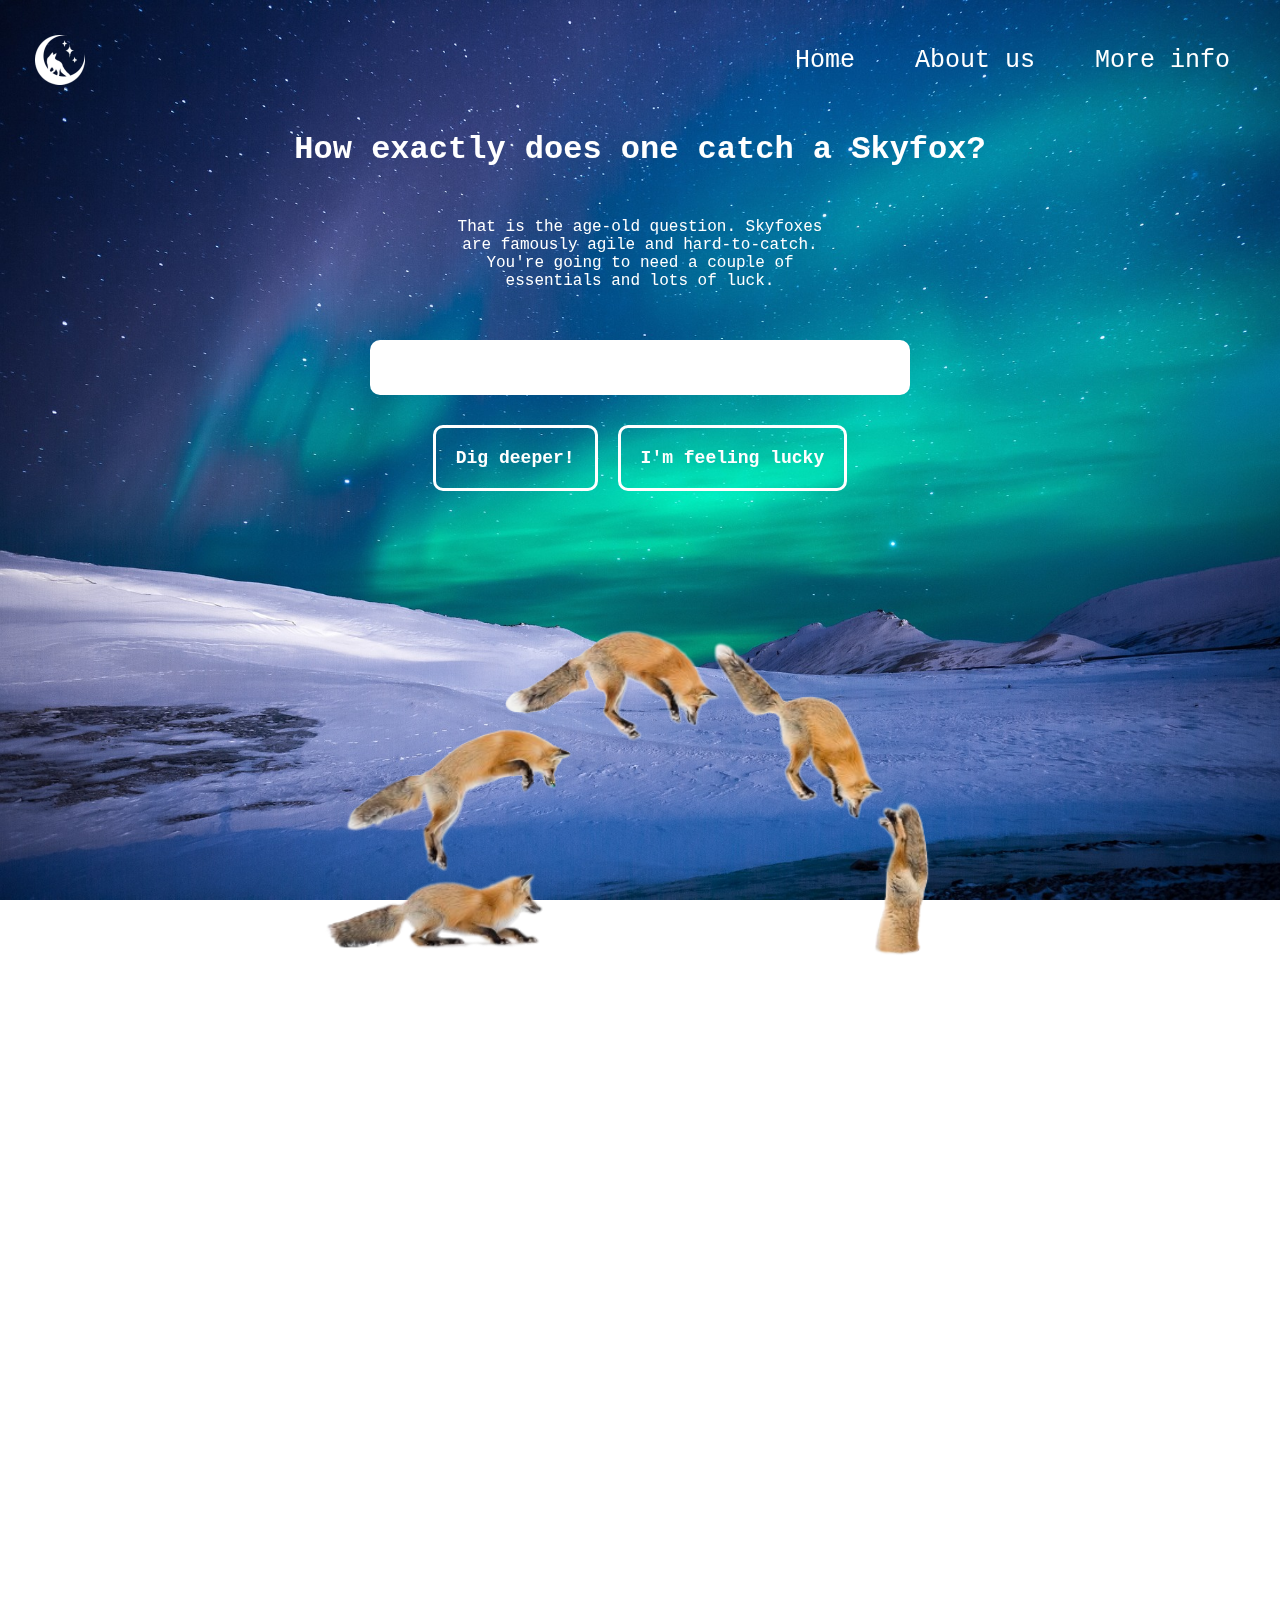
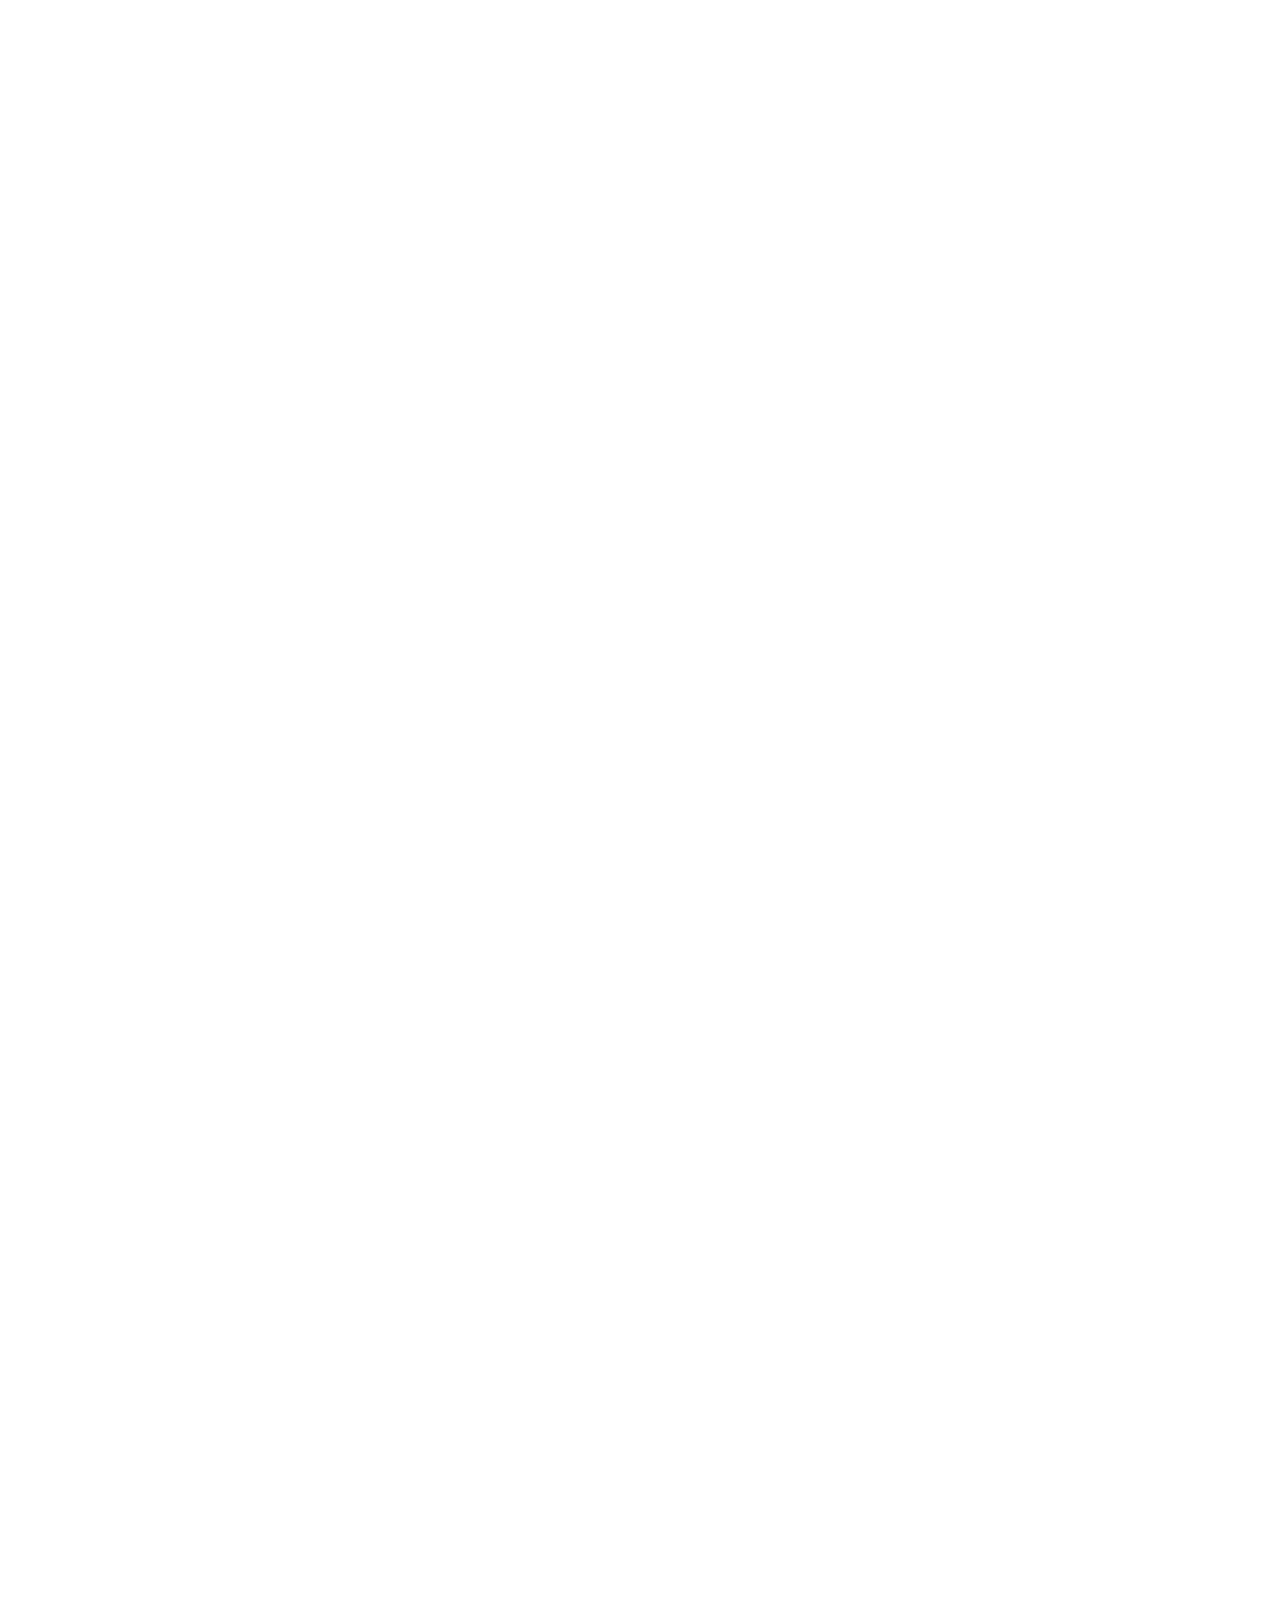
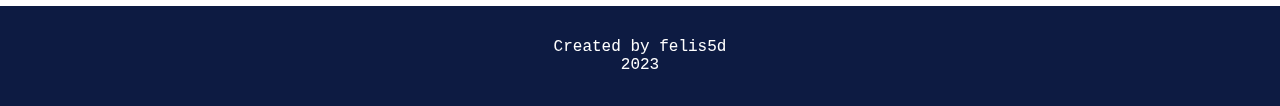
<file: index.html>
<!DOCTYPE html>
<html lang="en">

<head>
    <meta charset="UTF-8">
    <title>Skyfox Inc.</title>
    <link rel="icon" href="img/skyfoxlogo.png" type="image/icon">
    <link rel="stylesheet" href="style.css">
    <script src="script.js"></script>
</head>

<body>

    <div class="header">
        <img class="header-logo" src=img/skyfoxlogo.png alt="Skyfox Inc.">
        <nav class="header-nav">
            <a href="index.html">Home</a>
            <a href="pages/about-us.html">About us</a>
            <a href="pages/more-info.html">More info</a>
        </nav>
    </div>

    <div class="box01">
        <div class="box01-01">
            <h1>How exactly does one catch a Skyfox?</h1>
            <div class="box01-01-01">That is the age-old question. Skyfoxes are famously agile and hard-to-catch. You're going to need a couple of essentials and lots of luck.</div>

                <form action="https://www.google.com/search" method="GET">
                    <input type="text" name="q" placeholder="" autocomplete="off" class="searchbar">
                    <div class="button-container">
                        <button type="submit" value="Google Search">Dig deeper!</button>
                        <a href="https://www.youtube.com/watch?v=D2SoGHFM18I" class="btn">I'm feeling lucky</a>
                    </div>
                </form>

        </div>
        <img src=img/skyfox.png style="width: 700px; height: auto; transform: scaleX(-1);" alt="a jumping fox">
    </div>


    <div class="box02">
        <h1 style="margin-bottom: 50px; font-size: 40px;">Some essentials</h1>
        <div class="box02-01">
            <div class="card">
                <h3>Navigation</h3>
                <img src=img/f-0x.png class="card-img" alt="F-0x star cluster">
                <div>Good navigation skills and knowledge of astronomy are a must as first you'll have to find the F-0x star cluster, in which the Skyfoxes live.</div>
            </div>
            <div class="card">
                <h3>Treats</h3>
                <img src=img/treat.png class="card-img-2" alt="The constellation of many treats">
                <div>Pick a fox of your liking and offer it lots of yummy treats.</div>
            </div>
            <div class="card">
                <h3>Pets and friendship</h3>
                <img src=img/pet.png class="card-img-3" alt="The Big Pointer">
                <div>If the fox has taken the treats from you, you may try gently petting it. At this point it's really up to the Skyfox. If the Skyfox decides not to choose you, it will run away, in which case there's not much you can do, as they are very fast.
                </div>
            </div>
        </div>
    </div>

    <div class="box03">
        <i>"Beware of the zoomies."</i> - Felis
    </div>

    <div class="box04">
        <div>
            <h1 id="sign-up" style="margin: 20px" onclick=subscribe()>Sign up for our newsletter!</h2>
            <div id="miss-out" style="margin: 20px; text-align: center;" onclick=subscribe()>Don't miss out on any exiting news<br>from the F-0x star cluster.</div>
        </div>
        <button id="subscribe-button" onclick=subscribe()>Subscribe</button>
    </div>

    <div class="footer">Created by felis5d<br>2023</div>

</body>

</html>
</file>
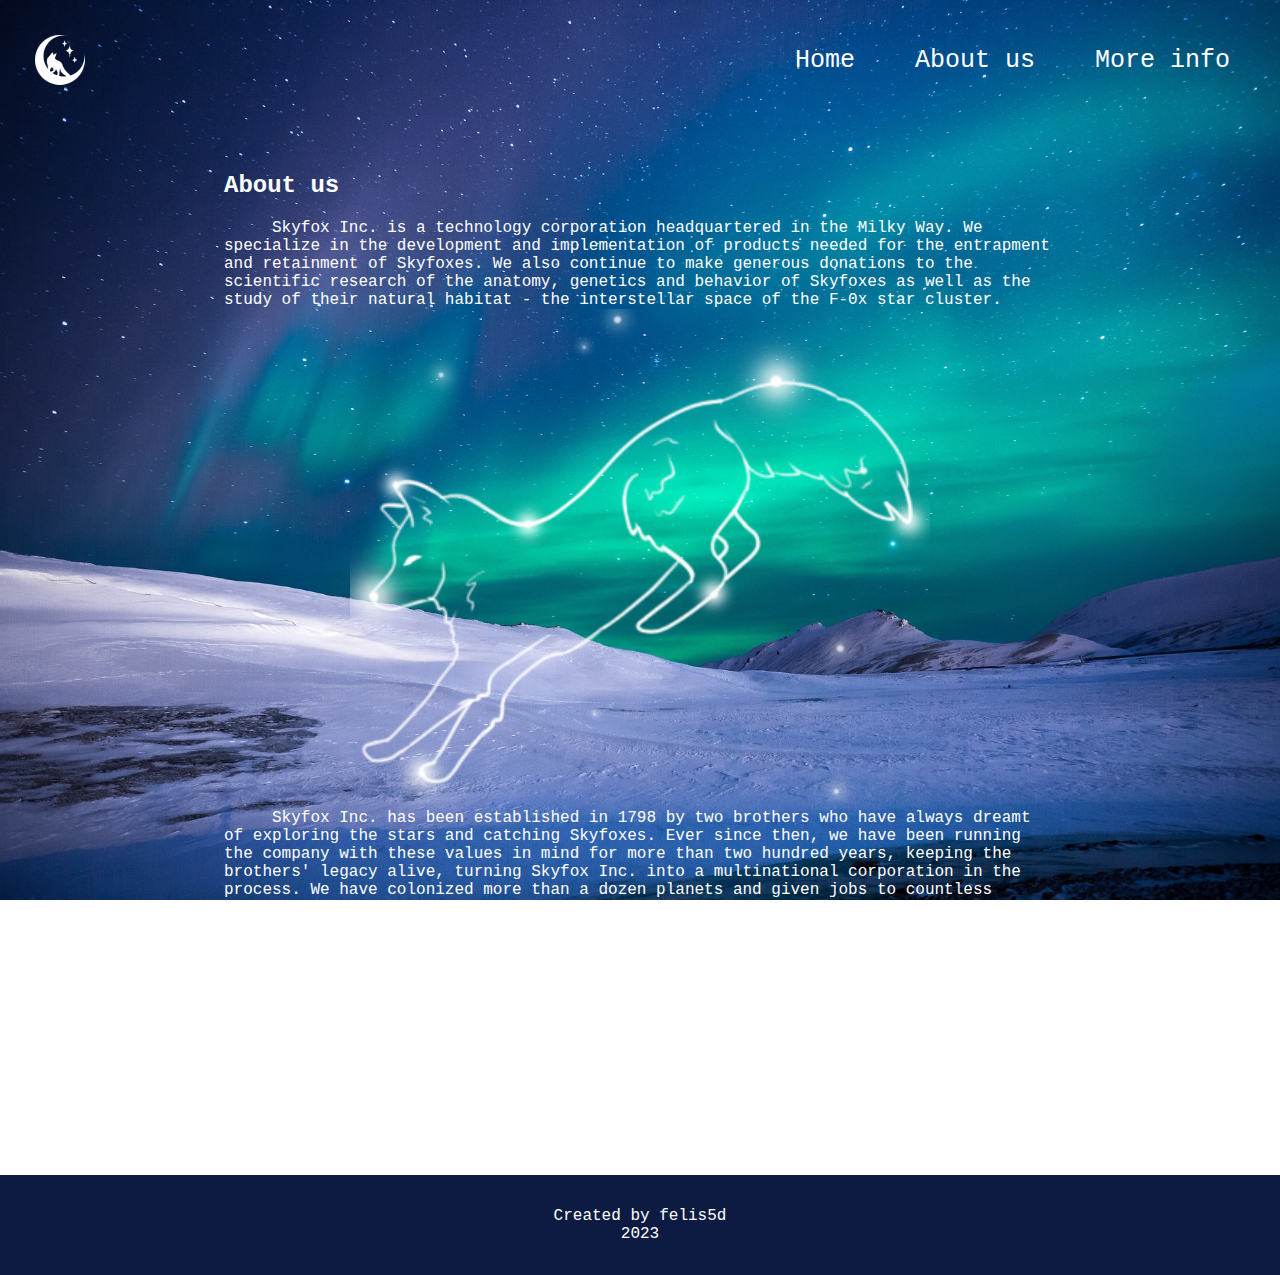
<file: pages/about-us.html>
<!DOCTYPE html>
<html lang="en">

<head>
    <meta charset="UTF-8">
    <title>Skyfox Inc.</title>
    <link rel="icon" href="../img/skyfoxlogo.png" type="image/icon">
    <link rel="stylesheet" href="../style.css">
</head>

<body>

    <div class="header">
        <img class="header-logo" src=../img/skyfoxlogo.png alt="Skyfox Inc.">
        <nav class="header-nav">
            <a href="../index.html">Home</a>
            <a href="../pages/about-us.html">About us</a>
            <a href="../pages/more-info.html">More info</a>
        </nav>
    </div>



    <div class="box05">
        <h2>About us</h2>
        <div style="text-indent: 3em">Skyfox Inc. is a technology corporation headquartered in the Milky Way. We specialize in the development and implementation of products needed
        for the entrapment and retainment of Skyfoxes. We also continue to make generous donations to the scientific research of the anatomy, genetics and behavior of Skyfoxes as well
        as the study of their natural habitat - the interstellar space of the F-0x star cluster.<br></div>
        <img src="../img/f-0x.png" style="display: block;margin: auto;height: 500px;" alt="F-0x star cluster">
        <div style="text-indent: 3em">Skyfox Inc. has been established in 1798 by two brothers who have always dreamt of exploring the stars and catching Skyfoxes. Ever since then, we have been
        running the company with these values in mind for more than two hundred years, keeping the brothers' legacy alive, turning Skyfox Inc. into a multinational corporation in the process.
        We have colonized more than a dozen planets and given jobs to countless people in our factories making ®Skyhooks, ®Skylines and ®Skydust. And that's only the beginning!
        </div>
    </div>


    <div class="footer">Created by felis5d<br>2023</div>

</body>

</html>
</file>
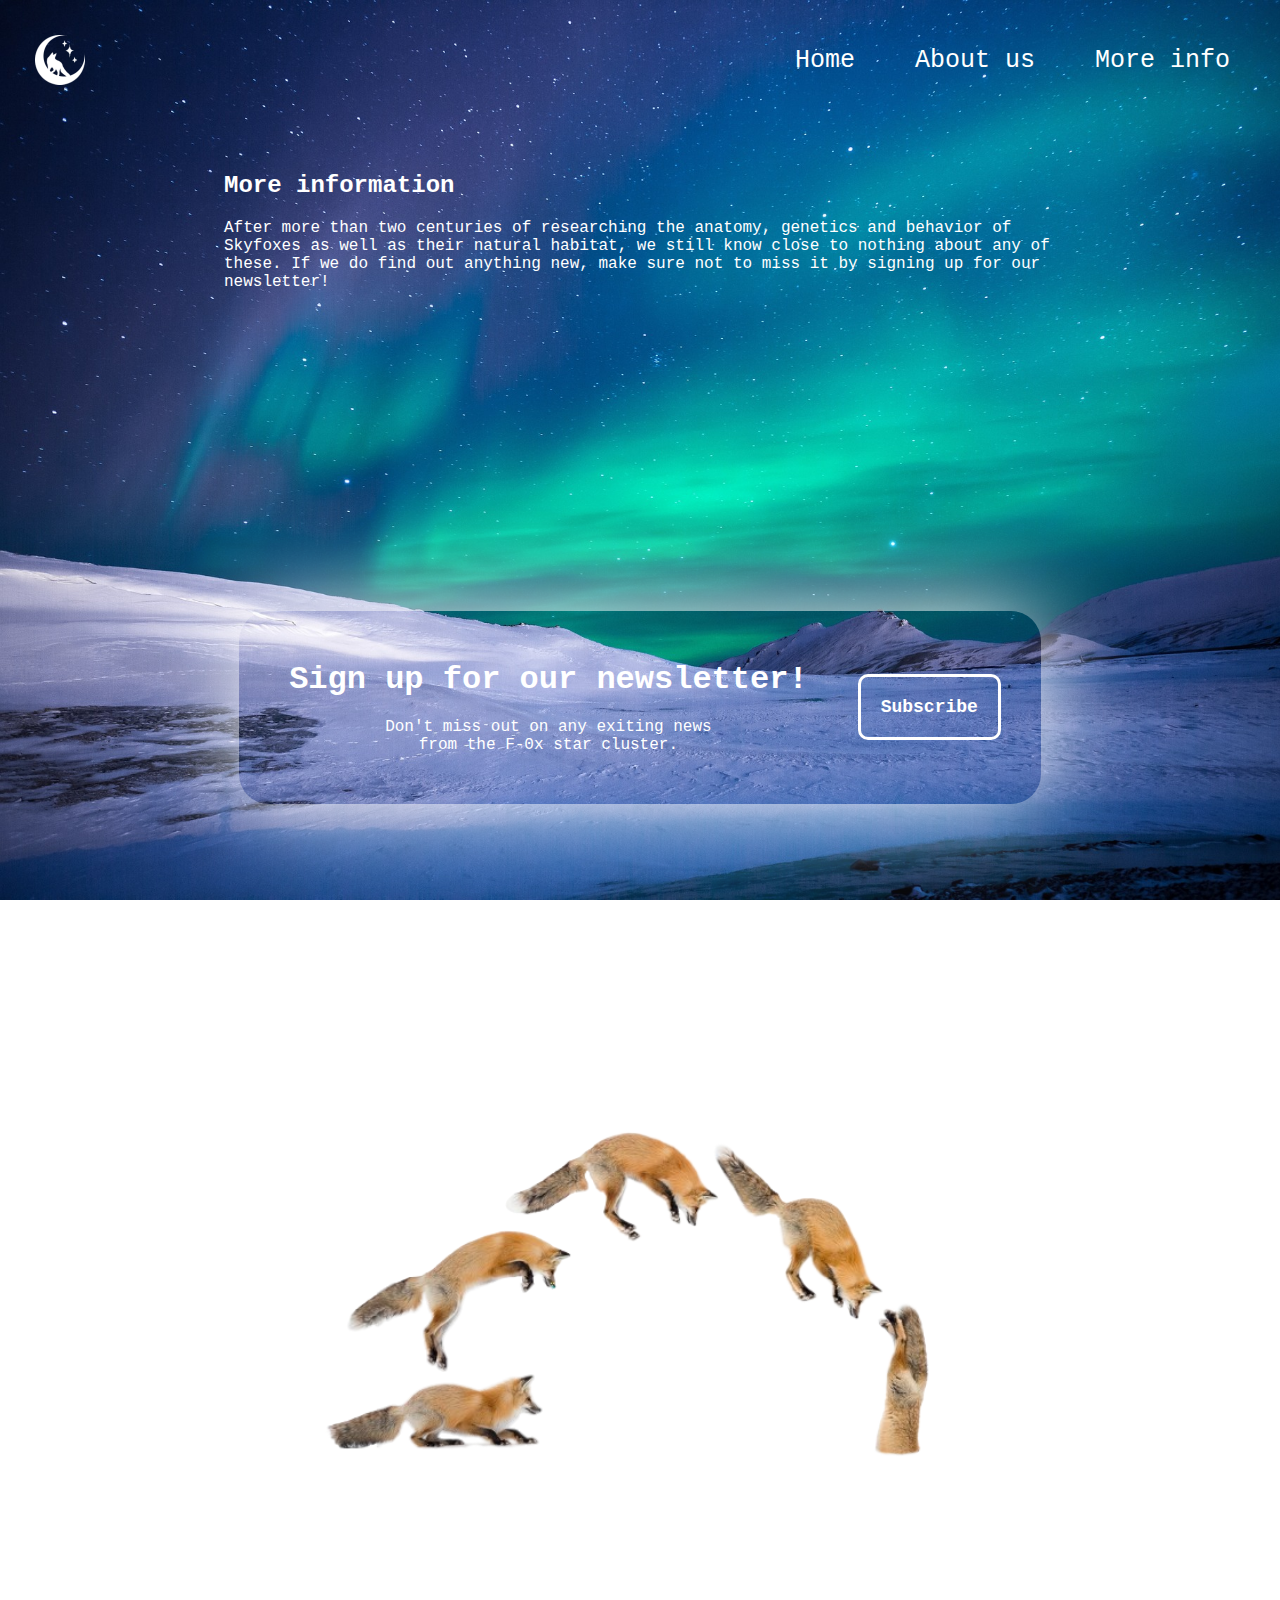
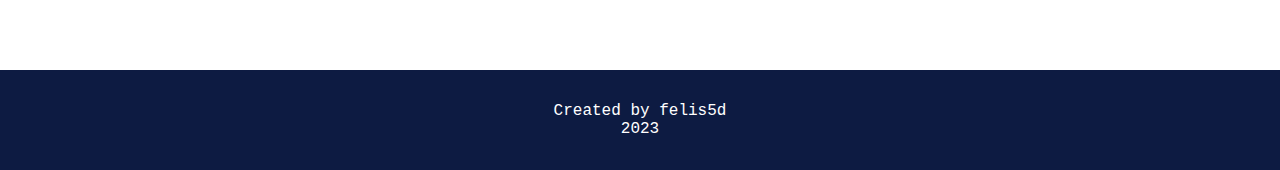
<file: pages/more-info.html>
<!DOCTYPE html>
<html lang="en">

<head>
    <meta charset="UTF-8">
    <title>Skyfox Inc.</title>
    <link rel="icon" href="../img/skyfoxlogo.png" type="image/icon">
    <link rel="stylesheet" href="../style.css">
    <script src="../script.js"></script>
</head>

<body>

        <div class="header">
        <img class="header-logo" src=../img/skyfoxlogo.png alt="Skyfox Inc.">
        <nav class="header-nav">
            <a href="../index.html">Home</a>
            <a href="../pages/about-us.html">About us</a>
            <a href="../pages/more-info.html">More info</a>
        </nav>
    </div>

    <div class="box06">
        <h2>More information</h2>
        After more than two centuries of researching the anatomy, genetics and behavior of Skyfoxes as well as their natural habitat, we still know close to nothing about any of these.
        If we do find out anything new, make sure not to miss it by signing up for our newsletter!
    </div>

    <div class="box04">
        <div>
            <h1 id="sign-up" style="margin: 20px" onclick=subscribe()>Sign up for our newsletter!</h2>
            <div id="miss-out" style="margin: 20px; text-align: center;" onclick=subscribe()>Don't miss out on any exiting news<br>from the F-0x star cluster.</div>
        </div>
        <button id="subscribe-button" onclick=subscribe()>Subscribe</button>
    </div>

    <img src="../img/skyfox.png" style="width: 700px; height: auto; transform: scaleX(-1); margin: auto auto 10em" alt="a jumping fox">

    <div class="footer">Created by felis5d<br>2023</div>
    
</body>

</html>
</file>
<file: style.css>
html, body {
    background-color: white;
}

body {
    margin: 0;
    color: white;
    display: flex;
    flex-direction: column;
    flex: auto;
    justify-content: space-between;
    overflow-y: scroll;
    font-family: 'Courier New', Courier, monospace;
    background-image: url(img/aurora.jpg);
    background-size: cover;
    background-attachment: fixed;
    min-height: 100vh;
}


a {
    text-decoration: none;
    color: white;
}

.header-logo {
    width: 50px;
    margin: 15px;
    height: auto;
}

.header {
    display: flex;
    justify-content: space-between;
    padding: 20px;
    padding-right: 50px;
    
}

.header-nav {
    display: flex;
    align-items: center;
    gap: 60px;
    font-size: 25px;
    font-family: 'Courier New', monospace;
}

h1 {
    margin: 0;
}

.searchbar {
    padding: 20px;
    border-radius: 10px;
    width: 500px;
    border: none;
}

input:focus {
    outline: none;
    border-color: white;
    box-shadow: 0 0 15px white;
  }

.button-container {
    display: flex;
    gap: 20px;
    margin: 30px;
    justify-content: center;
}

button, .btn {
    padding: 20px;
    border-radius: 10px;
    background-color: transparent;
    border: white solid;
    font-family: 'Courier New', Courier, monospace;
    color: white;
    font-size: large;
    font-weight: bold;
}

button:hover, .btn:hover {
    background-color: white;
    border: white solid;
    color: black;
    mix-blend-mode: lighten;
    cursor: grab;
    animation: up 500ms;
}

@keyframes up {
    0% {
        transform: translateY(0%);
    }
    50% {
        transform: translateY(-0.75em);
    }
    100% {
        transform: translateY(0%);
    }
}

.box01 {
    display: flex;
    justify-content: center;
    align-items: center;
    flex-flow: row wrap;
    height: 100vh;
}

.box01-01 {
    display: flex;
    flex-direction: column;
    align-items: center;
}

.box01-01-01 {
    font-size: 1.25vw;
    width: 400px;
    margin-top: 50px;
    margin-bottom: 50px;
    text-align: center;
}

.box02 {
    display: block;
    box-sizing: border-box;
    background-color: white;
    color: black;
    mix-blend-mode: lighten;
    text-align: center;
    margin: 150px;
    padding-top: 100px;
    padding-bottom: 100px;
    border-radius: 40px;
}

.box02-01 {
    display: flex;
    flex-flow: row wrap;
    justify-content: space-around;
}

.box03 {
    background-color: transparent;
    display: flex;
    padding: 20px;
    justify-content: center;
    align-items: center;
}

.box04 {
    display: flex;
    align-items: center;
    margin: 5em auto 15em auto;
    padding: 30px;
    padding-right: 40px;
    gap: 30px;
    box-shadow: 0 0 100px white;
    border-radius: 30px;
}

.box05 {
    display: block;
    margin: 2em auto 15em auto;
    font-size: 1.25vw;
    width: 65vw;
    max-width: 1500px;
}

.box06 {
    display: block;
    margin: 2em auto 15em auto;
    font-size: 1.25vw;
    width: 65vw;
    max-width: 1500px;
}

.card {
    box-sizing: border-box;
    color: white;
    background-color: black;
    height: 450px;
    width: 350px;
    padding: 20px;
    padding-bottom: 50px;
    margin: 30px;
    border-radius: 20px;
    display: flex;
    flex-direction: column;
    justify-content: space-between;
    align-items: center;
}

.card-img {
    width: 250px;
}

.card-img-2 {
    width: 200px;
}

.card-img-3 {
    width: 100px;
    margin: 50px;
}

.footer {
    display: flex;
    justify-content: center;
    text-align: center;
    padding: 2em;
    background-color: #0D1B42;
    font-family: 'Courier New', monospace;
}
</file>
